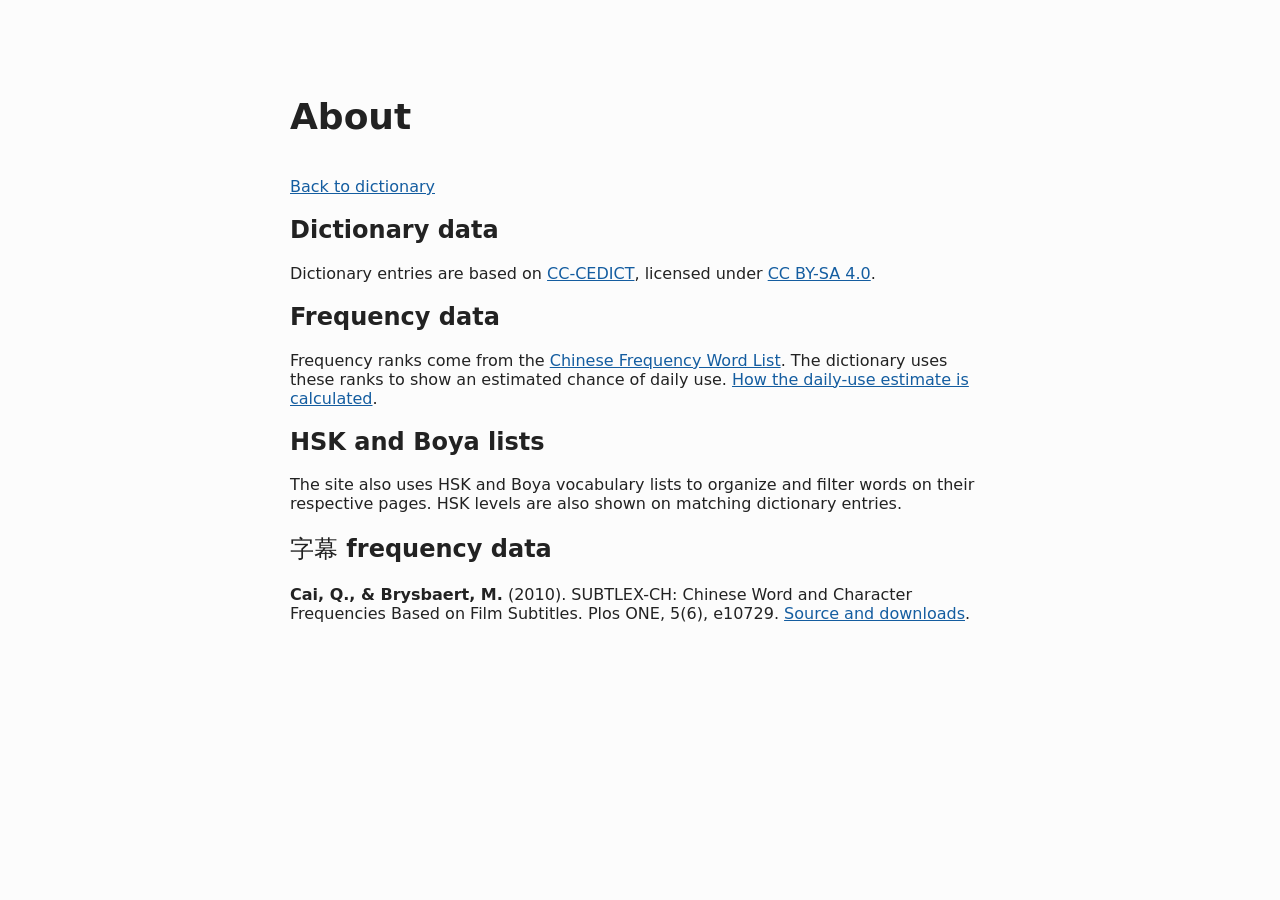
<file: about/about.html>
<!doctype html>
<html lang="en" class="dictionary-document">
<head>
  <meta charset="utf-8">
  <meta name="viewport" content="width=device-width, initial-scale=1">
  <title>About · 中文词典</title>
  <link rel="stylesheet" href="../css/style.css">
</head>
<body class="dictionary-page about-page">
  <header class="dict-header">
    <h1 class="dict-title"><span class="title-main">About</span></h1>
  </header>

  <main class="about-content">
    <p><a href="../index.html">Back to dictionary</a></p>

    <h2>Dictionary data</h2>
    <p>
      Dictionary entries are based on
      <a href="https://cc-cedict.org/" target="_blank" rel="noopener noreferrer">CC-CEDICT</a>,
      licensed under
      <a href="https://creativecommons.org/licenses/by-sa/4.0/" target="_blank" rel="noopener noreferrer">CC BY-SA 4.0</a>.
    </p>

    <h2>Frequency data</h2>
    <p>
      Frequency ranks come from the
      <a href="https://github.com/liangqi/chinese-frequency-word-list/tree/master" target="_blank" rel="noopener noreferrer">Chinese Frequency Word List</a>.
      The dictionary uses these ranks to show an estimated chance of daily use.
      <a href="daily-use.html">How the daily-use estimate is calculated</a>.
    </p>

    <h2>HSK and Boya lists</h2>
    <p>
      The site also uses HSK and Boya vocabulary lists to organize and filter words
      on their respective pages. HSK levels are also shown on matching dictionary entries.
    </p>

    <h2>字幕 frequency data</h2>
    <p>
      <strong>Cai, Q., &amp; Brysbaert, M.</strong> (2010).
      SUBTLEX-CH: Chinese Word and Character Frequencies Based on Film Subtitles.
      <em>Plos ONE, 5(6), e10729.</em>
      <a href="https://www.ugent.be/pp/experimentele-psychologie/en/research/documents/subtlexch"
         target="_blank" rel="noopener noreferrer">Source and downloads</a>.
    </p>
  </main>
</body>
</html>
</file>
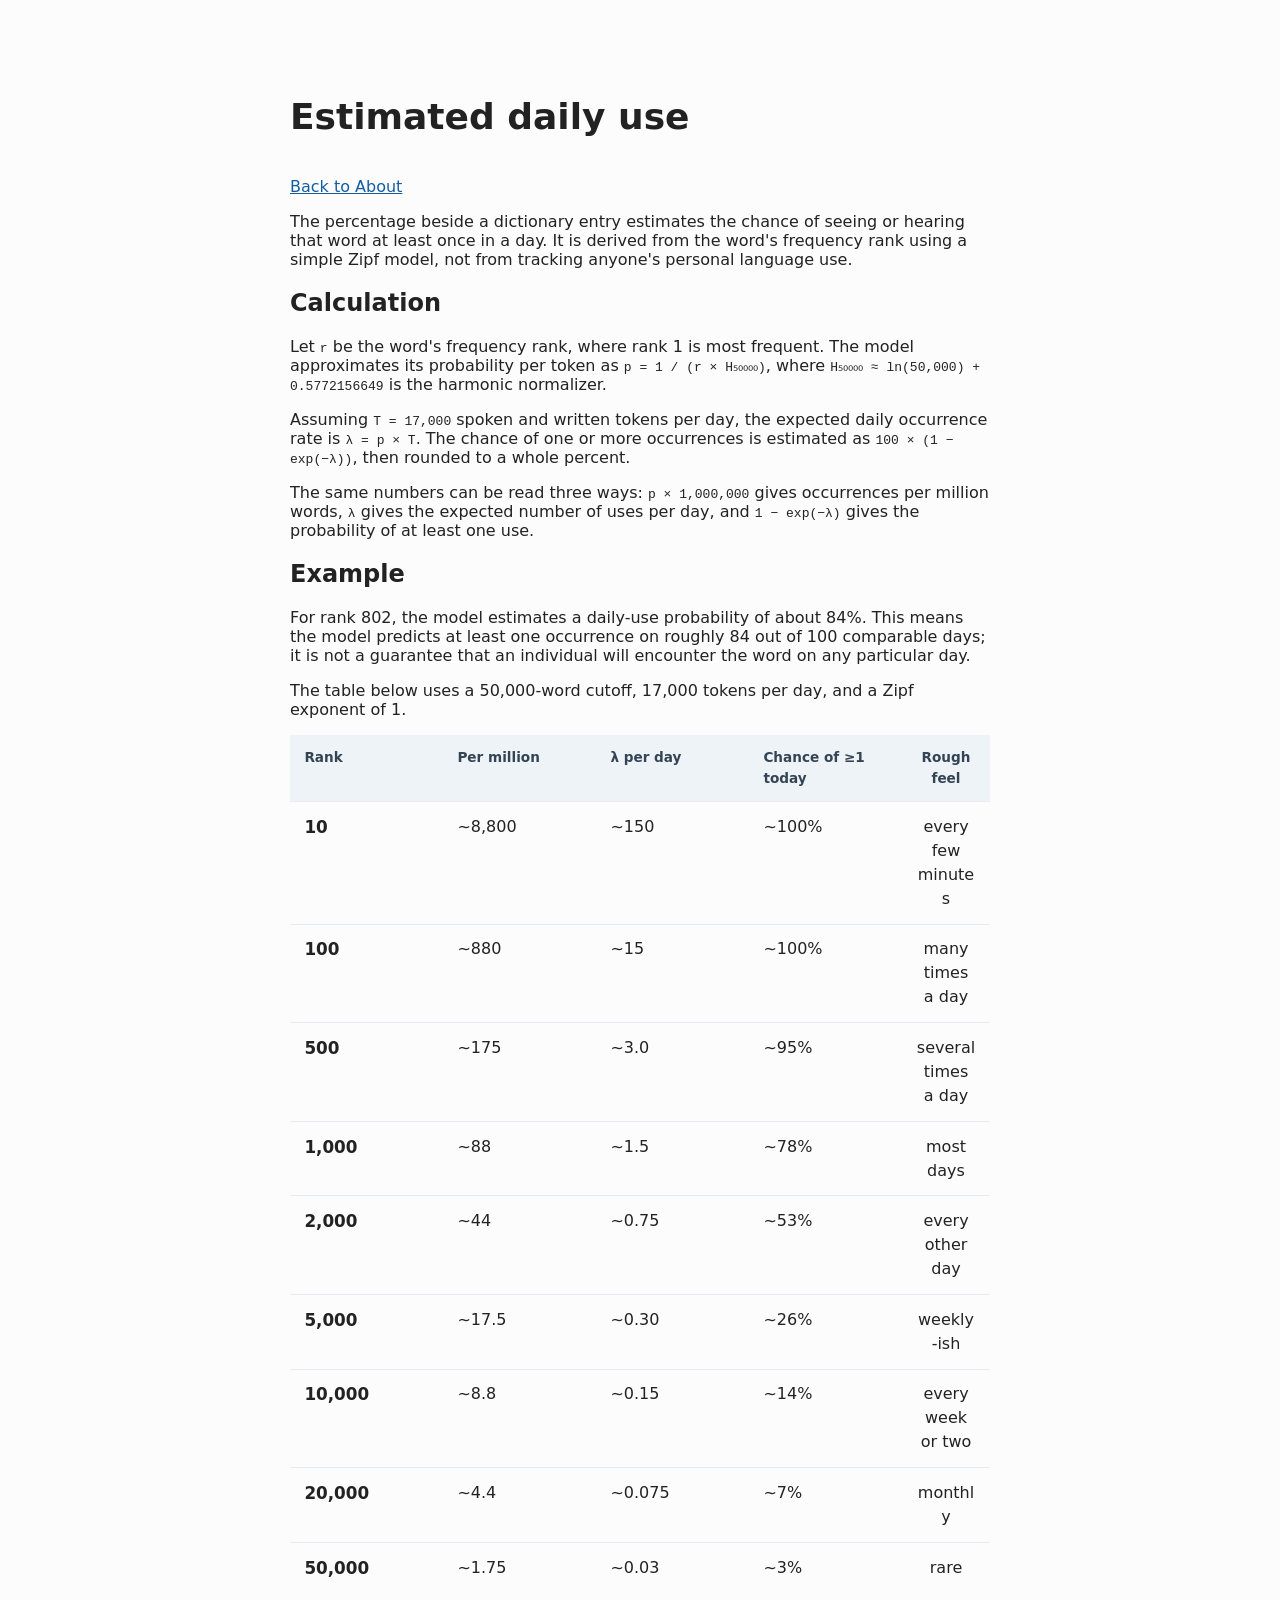
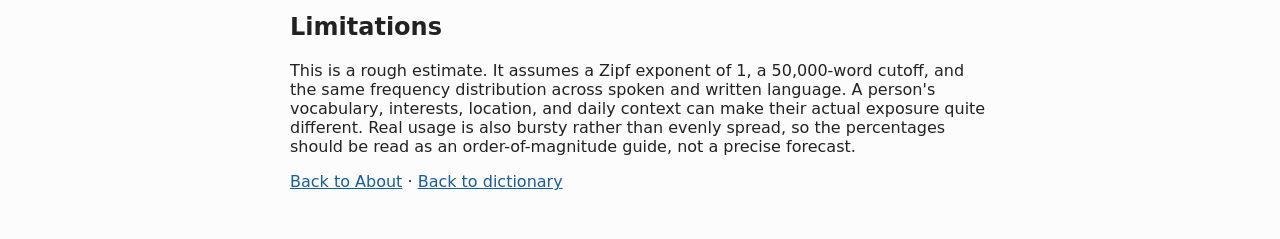
<file: about/daily-use.html>
<!doctype html>
<html lang="en" class="dictionary-document">
<head>
  <meta charset="utf-8">
  <meta name="viewport" content="width=device-width, initial-scale=1">
  <title>Estimated daily use · 中文词典</title>
  <link rel="stylesheet" href="../css/style.css">
</head>
<body class="dictionary-page about-page">
  <header class="dict-header">
    <h1 class="dict-title"><span class="title-main">Estimated daily use</span></h1>
  </header>

  <main class="about-content">
    <p><a href="about.html">Back to About</a></p>

    <p>
      The percentage beside a dictionary entry estimates the chance of seeing or hearing that word
      at least once in a day. It is derived from the word's frequency rank using a simple Zipf model,
      not from tracking anyone's personal language use.
    </p>

    <h2>Calculation</h2>
    <p>
      Let <code>r</code> be the word's frequency rank, where rank 1 is most frequent. The model
      approximates its probability per token as
      <code>p = 1 / (r × H₅₀₀₀₀)</code>, where
      <code>H₅₀₀₀₀ ≈ ln(50,000) + 0.5772156649</code> is the harmonic normalizer.
    </p>
    <p>
      Assuming <code>T = 17,000</code> spoken and written tokens per day, the expected daily
      occurrence rate is <code>λ = p × T</code>. The chance of one or more occurrences is
      estimated as <code>100 × (1 − exp(−λ))</code>, then rounded to a whole percent.
    </p>
    <p>
      The same numbers can be read three ways: <code>p × 1,000,000</code> gives occurrences per
      million words, <code>λ</code> gives the expected number of uses per day, and
      <code>1 − exp(−λ)</code> gives the probability of at least one use.
    </p>

    <h2>Example</h2>
    <p>
      For rank 802, the model estimates a daily-use probability of about 84%. This means the model
      predicts at least one occurrence on roughly 84 out of 100 comparable days; it is not a guarantee
      that an individual will encounter the word on any particular day.
    </p>
    <p>
      The table below uses a 50,000-word cutoff, 17,000 tokens per day, and a Zipf exponent of 1.
    </p>

    <table>
      <thead>
        <tr>
          <th scope="col">Rank</th>
          <th scope="col">Per million</th>
          <th scope="col">λ per day</th>
          <th scope="col">Chance of ≥1 today</th>
          <th scope="col">Rough feel</th>
        </tr>
      </thead>
      <tbody>
        <tr><td>10</td><td>~8,800</td><td>~150</td><td>~100%</td><td>every few minutes</td></tr>
        <tr><td>100</td><td>~880</td><td>~15</td><td>~100%</td><td>many times a day</td></tr>
        <tr><td>500</td><td>~175</td><td>~3.0</td><td>~95%</td><td>several times a day</td></tr>
        <tr><td>1,000</td><td>~88</td><td>~1.5</td><td>~78%</td><td>most days</td></tr>
        <tr><td>2,000</td><td>~44</td><td>~0.75</td><td>~53%</td><td>every other day</td></tr>
        <tr><td>5,000</td><td>~17.5</td><td>~0.30</td><td>~26%</td><td>weekly-ish</td></tr>
        <tr><td>10,000</td><td>~8.8</td><td>~0.15</td><td>~14%</td><td>every week or two</td></tr>
        <tr><td>20,000</td><td>~4.4</td><td>~0.075</td><td>~7%</td><td>monthly</td></tr>
        <tr><td>50,000</td><td>~1.75</td><td>~0.03</td><td>~3%</td><td>rare</td></tr>
      </tbody>
    </table>

    <h2>Limitations</h2>
    <p>
      This is a rough estimate. It assumes a Zipf exponent of 1, a 50,000-word cutoff, and the same
      frequency distribution across spoken and written language. A person's vocabulary, interests,
      location, and daily context can make their actual exposure quite different. Real usage is also
      bursty rather than evenly spread, so the percentages should be read as an order-of-magnitude
      guide, not a precise forecast.
    </p>

    <p><a href="about.html">Back to About</a> · <a href="../index.html">Back to dictionary</a></p>
  </main>
</body>
</html>
</file>
<file: css/style.css>
:root {
  color-scheme: light;
  font-family: -apple-system, BlinkMacSystemFont, "Segoe UI", sans-serif;
  color: #1f2933;
  background: #f5f7fa;
  font-synthesis: none;
  text-rendering: optimizeLegibility;
}

* {
  box-sizing: border-box;
}

.dictionary-document {
  background: #fcfcfc;
}

body {
  min-width: 320px;
  margin: 0;
}

a {
  color: #145da0;
}

.landing,
.content {
  width: min(100% - 2rem, 1100px);
  margin: 0 auto;
  padding: 2rem 0 3rem;
}

.landing {
  max-width: 820px;
  padding-top: clamp(3rem, 12vh, 8rem);
}

.back-link {
  display: inline-block;
  margin-bottom: 1.5rem;
  text-decoration: none;
}

.page-header {
  margin-bottom: 1.75rem;
}

.page-header h1 {
  margin: 0 0 0.5rem;
  color: #152536;
  font-size: clamp(2rem, 6vw, 3rem);
  line-height: 1.15;
}

.page-header p {
  margin: 0.5rem 0 0;
  color: #596773;
  line-height: 1.6;
}

.page-header .eyebrow {
  margin: 0 0 0.65rem;
  color: #145da0;
  font-size: 0.8rem;
  font-weight: 700;
  letter-spacing: 0.1em;
  text-transform: uppercase;
}

.home-links {
  display: grid;
  grid-template-columns: repeat(3, minmax(0, 1fr));
  gap: 1rem;
  margin-top: 2.5rem;
}

.home-link {
  display: flex;
  min-height: 150px;
  flex-direction: column;
  justify-content: space-between;
  padding: 1.35rem;
  border: 1px solid #d8e0e8;
  border-radius: 12px;
  background: #fff;
  text-decoration: none;
  transition: border-color 120ms ease, box-shadow 120ms ease, transform 120ms ease;
}

.home-link:hover,
.home-link:focus-visible {
  transform: translateY(-2px);
  border-color: #145da0;
  box-shadow: 0 8px 24px rgb(25 55 85 / 10%);
}

.home-link-title {
  color: #152536;
  font-size: 1.3rem;
  font-weight: 700;
}

.home-link-description {
  margin-top: 1rem;
  color: #596773;
  line-height: 1.5;
}

.controls {
  display: flex;
  flex-wrap: wrap;
  align-items: end;
  gap: 1rem 1.5rem;
  margin: 1.5rem 0 1rem;
  padding: 1rem;
  border: 1px solid #d8e0e8;
  border-radius: 10px;
  background: #fff;
}

.control {
  display: grid;
  min-width: 180px;
  gap: 0.4rem;
  color: #344454;
  font-size: 0.9rem;
  font-weight: 600;
}

.search-control {
  flex: 1 1 300px;
}

input,
select,
button {
  min-height: 44px;
  border: 1px solid #b9c5d0;
  border-radius: 7px;
  background: #fff;
  color: #1f2933;
  font: inherit;
}

input,
select {
  padding: 0.6rem 0.75rem;
}

input:focus,
select:focus,
button:focus-visible,
a:focus-visible {
  outline: 3px solid rgb(20 93 160 / 25%);
  outline-offset: 2px;
}

.check-control {
  display: inline-flex;
  min-height: 44px;
  align-items: center;
  gap: 0.6rem;
  color: #344454;
}

.check-control input,
.known-toggle {
  width: 20px;
  min-height: 20px;
  height: 20px;
  accent-color: #145da0;
}

.status {
  min-height: 1.5rem;
  margin: 0.75rem 0;
  color: #596773;
}

.status.error {
  color: #a12622;
}

.table-wrap {
  overflow-x: auto;
  border: 1px solid #d8e0e8;
  border-radius: 10px;
  background: #fff;
}

table {
  width: 100%;
  border-collapse: collapse;
  table-layout: fixed;
}

th,
td {
  padding: 0.8rem 0.9rem;
  border-bottom: 1px solid #e7ecf1;
  text-align: left;
  vertical-align: top;
  overflow-wrap: anywhere;
  line-height: 1.5;
}

th {
  background: #eef3f8;
  color: #344454;
  font-size: 0.85rem;
}

tbody tr:last-child td {
  border-bottom: 0;
}

td:first-child {
  font-size: 1.05rem;
  font-weight: 600;
}

td:last-child,
th:last-child {
  width: 88px;
  text-align: center;
}

/* Dictionary styles match the original compact dictionary layout. */
.dictionary-page {
  --red: #d35400;
  --hsk1: #c75f5f;
  --hsk2: #c7b75f;
  --hsk3: #c78a5f;
  --hsk4: #6fbf6f;
  --hsk5: #8a6fc7;
  --hsk6: #5f86c7;
  --hsk7-9: #808080;
  display: flex;
  min-height: calc(100vh - 8rem);
  flex-direction: column;
  max-width: 700px;
  margin: 6rem auto 2rem;
  padding: 0 1rem;
  box-sizing: content-box;
  background: #fcfcfc;
  color: #222;
  font-family: system-ui, -apple-system, sans-serif;
}

.dictionary {
  width: 100%;
  margin: 0;
}

.dict-header {
  display: flex;
  align-items: baseline;
  justify-content: flex-start;
  gap: 0.4rem;
  margin-bottom: 1.5rem;
}

.dict-title {
  display: flex;
  align-items: baseline;
  gap: 0.3rem;
  margin: 0;
  font-family: "Kaiti SC", "STKaiti", "KaiTi", "楷体", serif;
}

.about-page .dict-title {
  font-family: system-ui, -apple-system, sans-serif;
}

.title-main {
  font-size: 2.25rem;
  font-weight: 700;
}

.dict-title a {
  color: inherit;
  text-decoration: none;
}

.dict-title a:focus-visible {
  outline: 2px solid var(--red);
  outline-offset: 3px;
}

.site-nav {
  display: inline-flex;
  align-items: baseline;
  margin-left: auto;
  gap: 0.4rem;
  font-size: 1rem;
  font-weight: 700;
  white-space: nowrap;
}

.site-nav-stack {
  display: flex;
  flex-direction: column;
  align-items: flex-end;
  gap: 0.25rem;
  margin-left: auto;
}

.account-actions {
  position: absolute;
  z-index: 10;
  top: 1rem;
  right: max(1rem, calc((100vw - 732px) / 2 + 1rem));
  display: inline-flex;
  align-items: center;
  gap: 0.3rem;
}

.known-words-export {
  display: inline-flex;
  min-height: 2.25rem;
  align-items: center;
  justify-content: center;
  padding: 0 0.45rem;
  border: 1px solid transparent;
  border-radius: 1.2rem;
  background: transparent;
  color: #858585;
  font: inherit;
  font-size: 0.72rem;
  opacity: 0.75;
  white-space: nowrap;
}

.known-words-export:not(:disabled) {
  cursor: pointer;
}

.known-words-export:disabled {
  opacity: 0.65;
}

.known-words-export:not(:disabled):hover,
.known-words-export:focus-visible {
  color: #707070;
  opacity: 1;
}

.known-words-export-status {
  position: absolute;
  top: calc(100% + 0.35rem);
  right: 0;
  max-width: min(24rem, calc(100vw - 2rem));
  padding: 0.45rem 0.65rem;
  border: 1px solid #dedede;
  border-radius: 0.35rem;
  background: #fff;
  box-shadow: 0 2px 8px #00000014;
  color: #555;
  font-size: 0.75rem;
}

.known-words-export-status[hidden] {
  display: none;
}

.known-words-export-status.error {
  color: #a12622;
}

.account-link {
  display: inline-flex;
  min-height: 2.25rem;
  align-items: center;
  gap: 0.35rem;
  padding: 0 0.45rem;
  height: 2.25rem;
  border: 1px solid transparent;
  border-radius: 1.2rem;
  color: #858585;
  opacity: 0.75;
  text-decoration: none;
  white-space: nowrap;
}

.account-link span {
  font-size: 0.72rem;
  order: 1;
}

.account-link svg {
  flex: 0 0 auto;
  order: 2;
  width: 1.3rem;
  height: 1.3rem;
  fill: none;
  stroke: currentColor;
  stroke-linecap: round;
  stroke-width: 1.7;
}

.account-link .account-avatar {
  flex: 0 0 auto;
  order: 2;
  width: 1.65rem;
  height: 1.65rem;
  border: 1px solid #dedede;
  border-radius: 50%;
  object-fit: cover;
}

.account-link .account-avatar:not([hidden]) + svg {
  display: none;
}

.account-link .account-avatar:not([hidden]) ~ span {
  display: none;
}

.account-link:hover,
.account-link:focus-visible {
  border-color: #dedede;
  background: #f7f7f7;
  color: #707070;
  opacity: 1;
}

.account-link.is-authenticated {
  width: 1.65rem;
  min-height: 1.65rem;
  height: 1.65rem;
  gap: 0;
  padding: 0;
  border-radius: 50%;
  color: #467446;
  opacity: 1;
}

.account-link.is-authenticated span {
  display: none;
}

.account-link.is-authenticated:hover {
  border-color: transparent;
  background: transparent;
}

.account-link.has-auth-error {
  color: #a12622;
}

.site-nav-stack .site-nav {
  margin-left: 0;
}

.list-view-nav {
  display: inline-flex;
  align-items: baseline;
  gap: 0.4rem;
  font-size: 1rem;
  font-weight: 400;
  white-space: nowrap;
}

.site-nav a {
  color: #666;
  text-decoration: none;
}

.site-nav a[aria-current="page"] .nav-label,
.list-view-nav a[aria-current="page"] .nav-label {
  color: var(--red);
}

.site-nav a:hover,
.site-nav a:focus-visible,
.list-view-nav a {
  color: #666;
  text-decoration: none;
}

.list-view-nav a:hover,
.list-view-nav a:focus-visible {
  color: var(--red);
}

.hsk-progress-view[hidden] {
  display: none;
}

.hsk-music-view[hidden] {
  display: none;
}

.hsk-music-view h2 {
  margin: 1rem 0 0.5rem;
  font-size: 1.2rem;
}

.hsk-music-view > p,
.music-status {
  color: #666;
  font-size: 0.9rem;
}

.music-input-label {
  display: block;
  margin: 1rem 0 0.4rem;
  color: #344454;
  font-size: 0.9rem;
  font-weight: 600;
}

.hsk-music-view textarea {
  display: block;
  width: 100%;
  min-height: 10rem;
  margin-bottom: 0.6rem;
  padding: 0.65rem 0.75rem;
  border: 1px solid #b9c5d0;
  border-radius: 7px;
  background: #fff;
  color: #1f2933;
  font: inherit;
  line-height: 1.5;
  resize: vertical;
}

.music-status {
  margin: 0.65rem 0;
}

.music-results {
  margin-top: 1rem;
  line-height: 1.8;
  overflow-wrap: anywhere;
  white-space: pre-wrap;
}

.music-unknown-word {
  margin: 0;
  padding: 0;
  border-radius: 3px;
  font: inherit;
  vertical-align: baseline;
  -webkit-box-decoration-break: clone;
  box-decoration-break: clone;
  cursor: pointer;
}

.music-word-popover {
  position: relative;
  display: inline;
}

.music-definition-popover {
  position: fixed;
  z-index: 5;
  max-width: min(22rem, calc(100vw - 2rem));
  padding: 0.5rem 0.7rem;
  border: 1px solid #e7ecf1;
  border-radius: 6px;
  background: #fff;
  color: #344454;
  font-size: 0.9rem;
  line-height: 1.5;
  white-space: normal;
  box-shadow: 0 4px 14px rgb(0 0 0 / 16%);
}

.music-definition-popover .pinyin {
  margin-left: 0;
}

.music-unknown-word:not([class*="hsk"]) {
  background: transparent;
  color: #888;
  text-decoration: underline dotted #999;
  text-underline-offset: 0.15em;
}

.music-unknown-word:not([class*="hsk"]):hover,
.music-unknown-word:not([class*="hsk"]):focus-visible {
  color: #222;
}

.music-unknown-word.hsk1 {
  background: color-mix(in srgb, var(--hsk1) 14%, white);
  color: var(--hsk1);
}

.music-unknown-word.hsk2 {
  background: color-mix(in srgb, var(--hsk2) 14%, white);
  color: var(--hsk2);
}

.music-unknown-word.hsk3 {
  background: color-mix(in srgb, var(--hsk3) 14%, white);
  color: var(--hsk3);
}

.music-unknown-word.hsk4 {
  background: color-mix(in srgb, var(--hsk4) 14%, white);
  color: var(--hsk4);
}

.music-unknown-word.hsk5 {
  background: color-mix(in srgb, var(--hsk5) 14%, white);
  color: var(--hsk5);
}

.music-unknown-word.hsk6 {
  background: color-mix(in srgb, var(--hsk6) 14%, white);
  color: var(--hsk6);
}

.music-unknown-word.hsk7-9 {
  background: color-mix(in srgb, var(--hsk7-9) 14%, white);
  color: var(--hsk7-9);
}

.hsk-progress-table th,
.hsk-progress-table td {
  padding: 0.45rem 0.5rem;
  vertical-align: middle;
}

.hsk-progress-table tbody tr:last-child > * {
  border-bottom: 0;
}

.hsk-progress-table th {
  background: transparent;
  color: #666;
  font-weight: 600;
}

.hsk-progress-table > thead th:first-child,
.hsk-progress-table > tbody th {
  width: 5rem;
  padding-left: 0;
  text-align: left;
}

.hsk-progress-table .hsk-progress-level {
  background: none;
  font-size: 0.95rem;
}

.frequency-progress-table > thead th:first-child,
.frequency-progress-table > tbody th {
  width: 9rem;
}

.frequency-progress-table .frequency-progress-level {
  background: none;
  color: #666;
  font-size: 0.95rem;
  white-space: nowrap;
}

.frequency-progress-table .frequency-progress-level.is-complete {
  background: linear-gradient(90deg, #a86f00, #e0b83f 45%, #9a6500);
  background-clip: text;
  -webkit-text-fill-color: transparent;
}

.source-citation {
  margin: 0 0 1rem;
  color: #777;
  font-size: 0.78rem;
  line-height: 1.45;
}

.source-citation a {
  color: inherit;
}

.hsk-progress-level.hsk1 { color: var(--hsk1); }
.hsk-progress-level.hsk2 { color: var(--hsk2); }
.hsk-progress-level.hsk3 { color: var(--hsk3); }
.hsk-progress-level.hsk4 { color: var(--hsk4); }
.hsk-progress-level.hsk5 { color: var(--hsk5); }
.hsk-progress-level.hsk6 { color: var(--hsk6); }
.hsk-progress-level.hsk7-9 { color: var(--hsk7-9); }

.hsk-progress-bar {
  position: relative;
  height: 1.4rem;
  overflow: hidden;
  border-radius: 0.25rem;
  background: #eee;
}

.frequency-progress-bar .hsk-progress-fill {
  background: #aaa;
}

.hsk-progress-fill {
  display: block;
  height: 100%;
  transition: width 150ms ease;
}

.hsk-progress-bar.hsk1 .hsk-progress-fill { background: var(--hsk1); }
.hsk-progress-bar.hsk2 .hsk-progress-fill { background: var(--hsk2); }
.hsk-progress-bar.hsk3 .hsk-progress-fill { background: var(--hsk3); }
.hsk-progress-bar.hsk4 .hsk-progress-fill { background: var(--hsk4); }
.hsk-progress-bar.hsk5 .hsk-progress-fill { background: var(--hsk5); }
.hsk-progress-bar.hsk6 .hsk-progress-fill { background: var(--hsk6); }
.hsk-progress-bar.hsk7-9 .hsk-progress-fill { background: var(--hsk7-9); }

.hsk-progress-percentage {
  position: absolute;
  inset: 0;
  display: grid;
  place-items: center;
  color: #222;
  font-size: 0.8rem;
  font-weight: 600;
  line-height: 1;
}

.hsk-progress-count {
  margin-top: 0.2rem;
  color: #666;
  font-size: 0.8rem;
}

.title-sub {
  font-size: 1.25rem;
  font-weight: 400;
}

.toggle-icon {
  position: relative;
  top: -2px;
  min-height: 0;
  padding: 0;
  border: 0;
  background: none;
  color: #888;
  font-size: 1.25rem;
  line-height: 1;
  cursor: pointer;
  transition: color 0.1s, transform 0.1s;
}

.toggle-icon:hover {
  transform: scale(1.05);
  color: var(--red);
}

.hsk-level {
  display: inline-block;
  margin-left: 0.35rem;
  padding: 0.1rem 0.4rem;
  border-radius: 4px;
  font-size: 0.75rem;
  font-weight: 600;
  vertical-align: middle;
  white-space: nowrap;
}

.hsk1 { background: color-mix(in srgb, var(--hsk1) 14%, white); color: var(--hsk1); }
.hsk2 { background: color-mix(in srgb, var(--hsk2) 14%, white); color: var(--hsk2); }
.hsk3 { background: color-mix(in srgb, var(--hsk3) 14%, white); color: var(--hsk3); }
.hsk4 { background: color-mix(in srgb, var(--hsk4) 14%, white); color: var(--hsk4); }
.hsk5 { background: color-mix(in srgb, var(--hsk5) 14%, white); color: var(--hsk5); }
.hsk6 { background: color-mix(in srgb, var(--hsk6) 14%, white); color: var(--hsk6); }
.hsk7-9 { background: color-mix(in srgb, var(--hsk7-9) 14%, white); color: var(--hsk7-9); }
.frequency-rank { background: color-mix(in srgb, #808080 14%, white); color: #808080; }

.vocabulary-list-page {
  --red: #d35400;
  --hsk1: #c75f5f;
  --hsk2: #c7b75f;
  --hsk3: #c78a5f;
  --hsk4: #6fbf6f;
  --hsk5: #8a6fc7;
  --hsk6: #5f86c7;
  --hsk7-9: #808080;
}

.vocabulary-sticky {
  position: sticky;
  top: 0;
  z-index: 1;
  margin: 0 -1rem;
  padding: 0 1rem 0.5rem;
  border-bottom: 1px solid #eaeaea;
  background: #fcfcfc;
}

.vocabulary-filters {
  display: flex;
  flex-wrap: wrap;
  align-items: center;
  gap: 0.65rem 1rem;
  margin-bottom: 0.5rem;
}

.boya-filters,
.hsk-filters {
  display: flex;
  flex-direction: column;
  align-items: flex-start;
  gap: 0.5rem;
}

.hsk-filters[hidden] {
  display: none;
}

.filter-options {
  display: flex;
  flex-wrap: wrap;
  align-items: center;
  gap: 0.4rem;
}

.level-filters {
  display: flex;
  flex-wrap: wrap;
  align-items: center;
  gap: 0.4rem;
}

.level-filters .hsk-level,
.level-filters .boya-level {
  margin: 0;
  min-height: 0;
  padding: 0.1rem 0.4rem;
  border: 0;
  border-radius: 4px;
  appearance: none;
  font: inherit;
  font-size: 0.75rem;
  cursor: pointer;
}

.level-filters button[aria-pressed="true"] {
  box-shadow: 0 0 0 2px #555;
}

.level-filters button:focus-visible {
  outline: 2px solid #555;
  outline-offset: 2px;
}

.vocabulary-list-page .check-control {
  position: relative;
  display: inline-flex;
  min-height: 0;
  align-items: center;
  color: #666;
  font-size: 0.75rem;
}

.vocabulary-list-page .check-control input {
  position: absolute;
  width: 1px;
  min-height: 0;
  height: 1px;
  margin: 0;
  padding: 0;
  overflow: hidden;
  clip-path: inset(50%);
  white-space: nowrap;
}

.vocabulary-list-page .check-control span {
  display: inline-flex;
  min-height: 25px;
  align-items: center;
  gap: 0.35rem;
  padding: 0.1rem 0.45rem;
  border: 0;
  border-radius: 1rem;
  background: #f0f0f0;
  cursor: pointer;
}

.vocabulary-list-page .check-control input:checked + span {
  background: #d8d8d8;
}

.vocabulary-list-page .check-control span::before {
  width: 1em;
  font-weight: 700;
  text-align: center;
  content: "×";
}

.vocabulary-list-page .check-control input:checked + span::before {
  content: "✓";
}

.vocabulary-list-page .check-control input:focus-visible + span {
  outline: 2px solid #555;
  outline-offset: 2px;
}

.hsk-membership-filter {
  display: inline-flex;
  align-items: center;
  gap: 0.35rem;
  color: #666;
  font-size: 0.75rem;
}

.hsk-membership-filter select {
  min-height: 25px;
  padding: 0.1rem 0.4rem;
  border: 0;
  border-radius: 1rem;
  background: #f0f0f0;
  color: inherit;
  font: inherit;
}

.hsk-membership-filter select:focus-visible {
  outline: 2px solid #555;
  outline-offset: 2px;
}

.ranked-list-search {
  width: min(100%, 16rem);
  margin-top: 0.35rem;
}

.ranked-list-search[hidden] {
  display: none;
}

.ranked-list-search input {
  width: 100%;
  min-height: 30px;
  padding: 0.2rem 0.45rem 0.2rem 1.9rem;
  border: 1px solid #ccc;
  border-radius: 6px;
  font: inherit;
  font-size: 0.75rem;
}

.ranked-list-search .clear-btn {
  width: 24px;
  height: 24px;
  font-size: 11px;
  cursor: pointer;
}

.ranked-list-search .clear-btn::before {
  width: 18px;
  height: 18px;
}

.ranked-list-search .clear-btn.has-text {
  font-size: 10px;
}

.list-status {
  display: flex;
  align-items: center;
  justify-content: space-between;
  gap: 0.75rem;
  min-height: 1.25rem;
  margin-top: 0.5rem;
  color: #666;
  font-size: 0.9rem;
}

.list-status[hidden] {
  display: none;
}

.list-page-links {
  display: inline-flex;
  align-items: center;
  gap: 0.75rem;
}

.list-status a {
  color: inherit;
  text-decoration: underline;
}

.list-page-links a {
  font-weight: 700;
  text-decoration: none;
}

.list-status a:hover,
.list-status a:focus-visible {
  color: var(--red);
}

.list-level {
  margin-left: 0.4rem;
}

.frequency-entry-tags {
  display: flex;
  flex-wrap: wrap;
  align-items: center;
  gap: 0.3rem;
  margin: 0.4rem 0 0.35rem;
}

.frequency-entry-tags .list-level,
.frequency-entry-tags .hsk-level {
  margin-left: 0;
}

.vocabulary-entry-heading {
  position: relative;
  display: flex;
  flex-wrap: wrap;
  align-items: center;
  gap: 0.15rem 0.4rem;
  transition: padding-left 140ms ease;
}

.entry.is-selected .vocabulary-entry-heading {
  padding-left: 1.65rem;
}

.vocabulary-list-page .word-select {
  min-height: 0;
  padding: 0;
  border: 0;
  border-radius: 0;
  appearance: none;
  background: transparent;
  color: inherit;
  font-family: "Kaiti SC", "STKaiti", "KaiTi", "楷体", serif;
  font-size: 2rem;
  font-weight: 600;
  line-height: normal;
  text-align: inherit;
  vertical-align: baseline;
  cursor: pointer;
}

.vocabulary-list-page .word-select:hover {
  color: var(--red);
}

.vocabulary-list-page .word-select:focus-visible {
  outline: 2px solid var(--red);
  outline-offset: 2px;
}

.selection-indicator {
  position: absolute;
  top: 50%;
  left: 0;
  width: 1.25rem;
  color: var(--red);
  font: 700 0.9rem/1 system-ui, sans-serif;
  opacity: 0;
  text-align: center;
  transform: translateY(-50%);
  transition: opacity 120ms ease;
}

.entry.is-selected .selection-indicator {
  cursor: pointer;
}

.entry.is-selected .selection-indicator {
  opacity: 1;
}

.entry.is-selected .word-select {
  color: var(--red);
}

.boya-level {
  display: inline-block;
  padding: 0.1rem 0.4rem;
  border-radius: 4px;
  background: #f0f0f0;
  color: #666;
  font-size: 0.75rem;
  font-weight: 600;
  vertical-align: middle;
}

.level-chip,
.list-level.boya-level {
  background: #f0f0f0;
  color: #666;
}

.known-entry {
  padding: 0.2rem 0.45rem;
  border-radius: 1rem;
  font-size: 0.72rem;
  line-height: 1.2;
}

.known-entry.is-known {
  background: #e9f2e9;
  color: #467446;
}

.known-entry.is-unknown {
  background: #f0f0f0;
  color: #777;
}

.flag-toggle {
  min-height: 28px;
  border: 0;
  cursor: pointer;
}

.flag-toggle:disabled {
  cursor: default;
  opacity: 0.7;
}

.saved-entry {
  padding: 0.2rem 0.45rem;
  border-radius: 1rem;
  background: #f0f0f0;
  color: #666;
  font-size: 0.72rem;
  line-height: 1.2;
}

.saved-entry.is-saved {
  background: #e3e3e3;
  color: #555;
}

.frequency-save-button {
  display: grid;
  width: 2rem;
  height: 2rem;
  min-height: 0;
  flex: 0 0 auto;
  padding: 0;
  place-items: center;
  background: transparent;
  color: #555;
}

.frequency-save-button:disabled {
  cursor: default;
  opacity: 1;
}

.frequency-save-button.is-saved .dictionary-save-icon {
  fill: #555;
}

.dictionary-page:not(.vocabulary-list-page) .entry {
  position: relative;
  padding-right: 2.5rem;
}

.dictionary-save-button {
  position: absolute;
  top: 0.8rem;
  right: 0;
  display: grid;
  width: 2rem;
  height: 2rem;
  min-height: 0;
  padding: 0;
  place-items: center;
  background: transparent;
  color: #555;
}

.dictionary-save-button:disabled {
  cursor: default;
  opacity: 1;
}

.dictionary-save-icon {
  width: 1.4rem;
  height: 1.4rem;
  fill: none;
  stroke: #555;
  stroke-linecap: round;
  stroke-linejoin: round;
  stroke-width: 1.8;
}

.dictionary-save-button.is-saved .dictionary-save-icon {
  fill: #555;
}

.login-content {
  width: min(100%, 25rem);
}

.login-page .dict-header {
  margin-bottom: 3rem;
}

.login-form {
  display: grid;
  gap: 1.25rem;
  margin: 2rem 0 0;
}

.login-form label {
  display: grid;
  gap: 0.35rem;
}

.visually-hidden {
  position: absolute;
  width: 1px;
  height: 1px;
  padding: 0;
  margin: -1px;
  overflow: hidden;
  clip: rect(0, 0, 0, 0);
  white-space: nowrap;
  border: 0;
}

.login-form input {
  width: 100%;
  border: 0;
  background: #f0f0f0;
}

.login-form button,
.signed-in-panel button {
  width: 8rem;
  height: 44px;
  padding: 0.4rem 0.85rem;
  cursor: pointer;
}

.login-form button {
  justify-self: start;
  border: 0;
  background: var(--red);
  color: #fff;
}

.login-form button:hover:not(:disabled) {
  background: #b94700;
}

#continue-button {
  border: 0;
  background: var(--red);
  color: #fff;
}

#continue-button:hover:not(:disabled) {
  background: #b94700;
}

#logout-button {
  border: 0;
  background: #f0f0f0;
  color: var(--hsk1, #c75f5f);
}

#logout-button:hover:not(:disabled) {
  background: #e3e3e3;
}

.login-form button:disabled,
.signed-in-panel button:disabled {
  cursor: wait;
  opacity: 0.65;
}

.signed-in-panel[hidden],
.login-form[hidden] {
  display: none;
}

.signed-in-panel p {
  overflow-wrap: anywhere;
}

.signed-in-identity {
  display: flex;
  flex-direction: column;
  align-items: flex-start;
  gap: 1.25rem;
  margin: 0 0 2rem;
}

.signed-in-avatar {
  flex: 0 0 auto;
  width: 6rem;
  height: 6rem;
  border: 1px solid #dedede;
  border-radius: 50%;
  object-fit: cover;
}

.login-actions {
  display: flex;
  flex-wrap: wrap;
  gap: 0.75rem;
}

.login-status {
  min-height: 1.5rem;
  margin: 2rem 0 0;
  color: #596773;
}

.login-status.error {
  color: #a12622;
}

.hide-pinyin .vocabulary-pinyin {
  display: none;
}

.vocabulary-list-page .entry:not(.is-expanded) .defs {
  display: none;
}

.vocabulary-list-page .entry.is-expanded .vocabulary-pinyin {
  display: inline;
}

.only-pinyin .word {
  display: none;
}

.vocabulary-list-page[data-page="boya"] .word-select {
  line-height: 1.4;
}

.only-pinyin[data-page="boya"] .vocabulary-entry-heading {
  min-height: 2.8rem;
}

.only-pinyin .selection-indicator {
  display: none;
}

.vocabulary-list-page .entry {
  position: relative;
  padding-right: 18rem;
}

.vocabulary-list-page[data-page="boya"] .entry {
  padding-right: 12rem;
}

.vocabulary-list-page[data-page="boya"] .vocabulary-entry-heading {
  padding-left: 0;
  transition: none;
}

.entry-actions {
  position: absolute;
  top: 1.25rem;
  right: 0;
  display: flex;
  align-items: center;
  gap: 0.4rem;
}

.entry-actions .list-level {
  margin-left: 0;
}

.sentence-button {
  min-height: 28px;
  padding: 0.25rem 0.55rem;
  border: 1px solid #ddd;
  border-radius: 1rem;
  background: #f0f0f0;
  color: #555;
  font-size: 0.78rem;
  cursor: pointer;
}

.sentence-button:hover {
  border-color: #d35400;
  color: #d35400;
}

.sentence-button:disabled {
  cursor: not-allowed;
  opacity: 0.55;
}

.sentence-helper {
  display: grid;
  gap: 0.5rem;
  margin-top: 0.75rem;
}

.sentence-helper[hidden] {
  display: none;
}

.sentence-result {
  color: #344454;
  line-height: 1.6;
}

.sentence-result h4,
.sentence-result p {
  margin: 0;
}

.sentence-result h4 {
  color: #152536;
  font-size: 1rem;
}

.sentence-result p + p,
.sentence-result h4 + p {
  margin-top: 0.4rem;
}

.sentence-result .sentence-list-item {
  padding-left: 0.4rem;
}

.sentence-result.is-error {
  color: #a12622;
  font-size: 0.85rem;
}

.selection-toolbar {
  position: fixed;
  z-index: 20;
  right: 50%;
  bottom: max(1rem, env(safe-area-inset-bottom));
  display: flex;
  width: max-content;
  max-width: calc(100vw - 1.5rem);
  flex-wrap: wrap;
  align-items: center;
  justify-content: center;
  gap: 0.5rem;
  padding: 0.65rem 0.75rem;
  border: 1px solid #ddd;
  border-radius: 12px;
  background: #fff;
  box-shadow: 0 4px 20px rgb(0 0 0 / 18%);
  transform: translateX(50%);
}

.selection-toolbar[hidden] {
  display: none;
}

.selection-count,
.selection-status {
  color: #555;
  font-size: 0.82rem;
}

.selection-action {
  min-height: 36px;
  padding: 0.35rem 0.7rem;
  border: 1px solid #ddd;
  border-radius: 1rem;
  background: #f0f0f0;
  color: #444;
  font-size: 0.85rem;
  cursor: pointer;
}

.selection-action:hover {
  border-color: #d35400;
  color: #d35400;
}

.vocabulary-list-page.has-selection {
  padding-bottom: 6rem;
}

.search-tools {
  display: flex;
  justify-content: flex-end;
  margin-bottom: 0.35rem;
}

.tag-filter {
  position: relative;
  color: #666;
  font-size: 0.8rem;
}

.tag-filter summary {
  display: flex;
  align-items: center;
  justify-content: space-between;
  gap: 0.5rem;
  padding: 0.15rem 0.35rem;
  border-radius: 4px;
  cursor: pointer;
  list-style: none;
}

.tag-filter summary::-webkit-details-marker {
  display: none;
}

.tag-filter summary::after {
  width: 0;
  height: 0;
  border-top: 4px solid transparent;
  border-bottom: 4px solid transparent;
  border-right: 5px solid currentColor;
  content: "";
  transition: transform 120ms ease;
}

.tag-filter[open] summary::after {
  transform: rotate(-90deg);
}

.tag-filter summary:hover {
  background: #f0f0f0;
  color: #222;
}

.tag-filter-options {
  position: absolute;
  top: calc(100% + 0.25rem);
  right: 0;
  z-index: 2;
  display: grid;
  width: max-content;
  max-width: calc(100vw - 2rem);
  max-height: min(18rem, 60vh);
  gap: 0.35rem;
  overflow-y: auto;
  padding: 0.6rem;
  border: 1px solid #ddd;
  border-radius: 6px;
  background: #fff;
  box-shadow: 0 4px 14px rgb(0 0 0 / 12%);
}

.tag-filter-options label {
  display: flex;
  align-items: center;
  gap: 0.45rem;
  white-space: nowrap;
  cursor: pointer;
}

.tag-filter-group-heading {
  padding-top: 0.25rem;
  border-top: 1px solid #eee;
  color: #444;
  font-size: 0.75rem;
}

.tag-filter-group-heading:first-child {
  padding-top: 0;
  border-top: 0;
}

.tag-filter-options input {
  width: auto;
  min-height: 0;
  height: auto;
  margin: 0;
  padding: 0;
}

.search-wrapper {
  position: relative;
  width: 100%;
}

.dictionary-page #search {
  width: 100%;
  min-height: 0;
  padding: 0.75rem 2.8rem 0.75rem 2.8rem;
  border: 1px solid #ccc;
  border-radius: 6px;
  font-size: 1.1rem;
}

.clear-btn {
  position: absolute;
  top: 50%;
  left: 2px;
  display: flex;
  width: 40px;
  height: 40px;
  min-height: 0;
  align-items: center;
  justify-content: center;
  padding: 0;
  transform: translateY(-50%);
  border: 0;
  border-radius: 50%;
  background: transparent;
  color: #666;
  font-size: 14px;
  font-family: inherit;
  cursor: default;
  isolation: isolate;
  transition: color 0.2s;
}

.clear-btn::before {
  position: absolute;
  z-index: -1;
  width: 24px;
  height: 24px;
  border-radius: 50%;
  background: #f0f0f0;
  content: "";
  transition: background-color 0.2s;
}

.paste-btn {
  right: 2px;
  left: auto;
}

.clear-btn:hover {
  color: #222;
}

.clear-btn:hover::before {
  background: #e0e0e0;
}

.clear-btn.has-text {
  font-size: 12px;
  font-family: Arial, sans-serif;
}

.clear-btn.has-text::before {
  background: #e8e8e8;
}

.dictionary-page #status {
  margin-top: 0.5rem;
  color: #666;
  font-size: 0.9rem;
}

#results {
  margin-top: 1.5rem;
  margin-bottom: 3rem;
}

.entry {
  padding: 0.75rem 0;
  border-bottom: 1px solid #eaeaea;
}

.word {
  font-family: "Kaiti SC", "STKaiti", "KaiTi", "楷体", serif;
  font-size: 2rem;
  font-weight: 600;
}

.word.exact-match {
  font-size: 2.6rem;
}

.pinyin {
  margin-left: 0.5rem;
  color: var(--red);
  font-weight: 400;
}

.classifier {
  color: #666;
  font-size: 0.95rem;
  font-weight: 400;
  white-space: nowrap;
}

.defs {
  margin-top: 0.4rem;
  color: #444;
  line-height: 1.5;
}

.defs span {
  display: inline-block;
  margin: 0.1rem 0;
  padding: 0.15rem 0.5rem;
  border-radius: 4px;
  background: #f0f0f0;
  font-size: 0.95rem;
}

.dictionary-page footer {
  margin-top: auto;
  padding-bottom: 2rem;
  color: #999;
  font-size: 0.8rem;
  text-align: center;
}

.dictionary-page footer a {
  color: #999;
}

.saved-word-entry {
  display: flex;
  flex-wrap: wrap;
  align-items: baseline;
  gap: 0.25rem 1rem;
}

.saved-word-entry .vocabulary-entry-heading {
  flex: 1 1 auto;
}

.saved-word-entry .frequency-entry-tags {
  flex: 1 0 100%;
}

.saved-word-entry .sentence-helper {
  flex: 1 0 100%;
}

.saved-word-time {
  color: #777;
  font-size: 0.9rem;
}

@media (max-width: 680px) {
  .home-links {
    grid-template-columns: 1fr;
  }

  .home-link {
    min-height: 110px;
  }

  .content {
    width: min(100% - 1.25rem, 1100px);
    padding-top: 1.25rem;
  }

  .vocabulary-list-page .entry,
  .vocabulary-list-page[data-page="boya"] .entry {
    padding-right: 0;
  }

  .vocabulary-list-page .entry-actions {
    position: static;
    flex-wrap: wrap;
    margin-top: 0.5rem;
    transform: none;
  }

  th,
  td {
    padding: 0.65rem 0.55rem;
    font-size: 0.9rem;
  }

  td:first-child {
    font-size: 1rem;
  }

  .dictionary-page {
    min-height: calc(100vh - 8rem);
    margin: 6rem auto 2rem;
    padding: 0 1rem;
  }

  .word {
    font-size: 1.8rem;
  }

  .word.exact-match {
    font-size: 2.25rem;
  }
}
</file>
